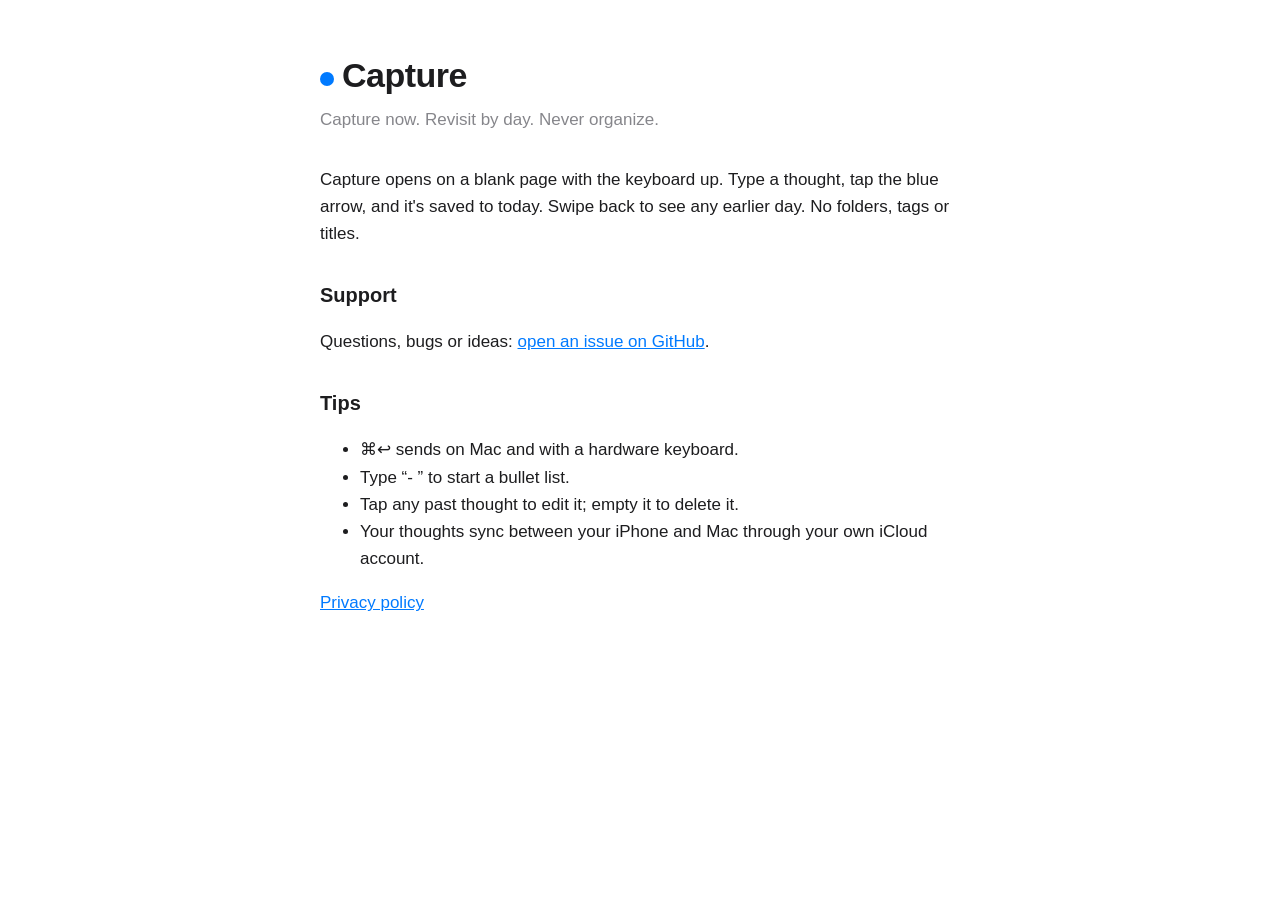
<file: index.html>
<!doctype html><html lang="en"><head><meta charset="utf-8"><meta name="viewport" content="width=device-width,initial-scale=1">
<title>Capture: Thought Inbox</title><link rel="stylesheet" href="style.css"></head><body>
<h1><span class="dot"></span>Capture</h1><p class="sub">Capture now. Revisit by day. Never organize.</p>
<p>Capture opens on a blank page with the keyboard up. Type a thought, tap the blue arrow, and it's saved to today. Swipe back to see any earlier day. No folders, tags or titles.</p>
<h2>Support</h2>
<p>Questions, bugs or ideas: <a href="https://github.com/scionsleet/capture-app/issues">open an issue on GitHub</a>.</p>
<h2>Tips</h2>
<ul><li>⌘↩ sends on Mac and with a hardware keyboard.</li><li>Type “- ” to start a bullet list.</li><li>Tap any past thought to edit it; empty it to delete it.</li><li>Your thoughts sync between your iPhone and Mac through your own iCloud account.</li></ul>
<p><a href="privacy.html">Privacy policy</a></p>
</body></html>
</file>
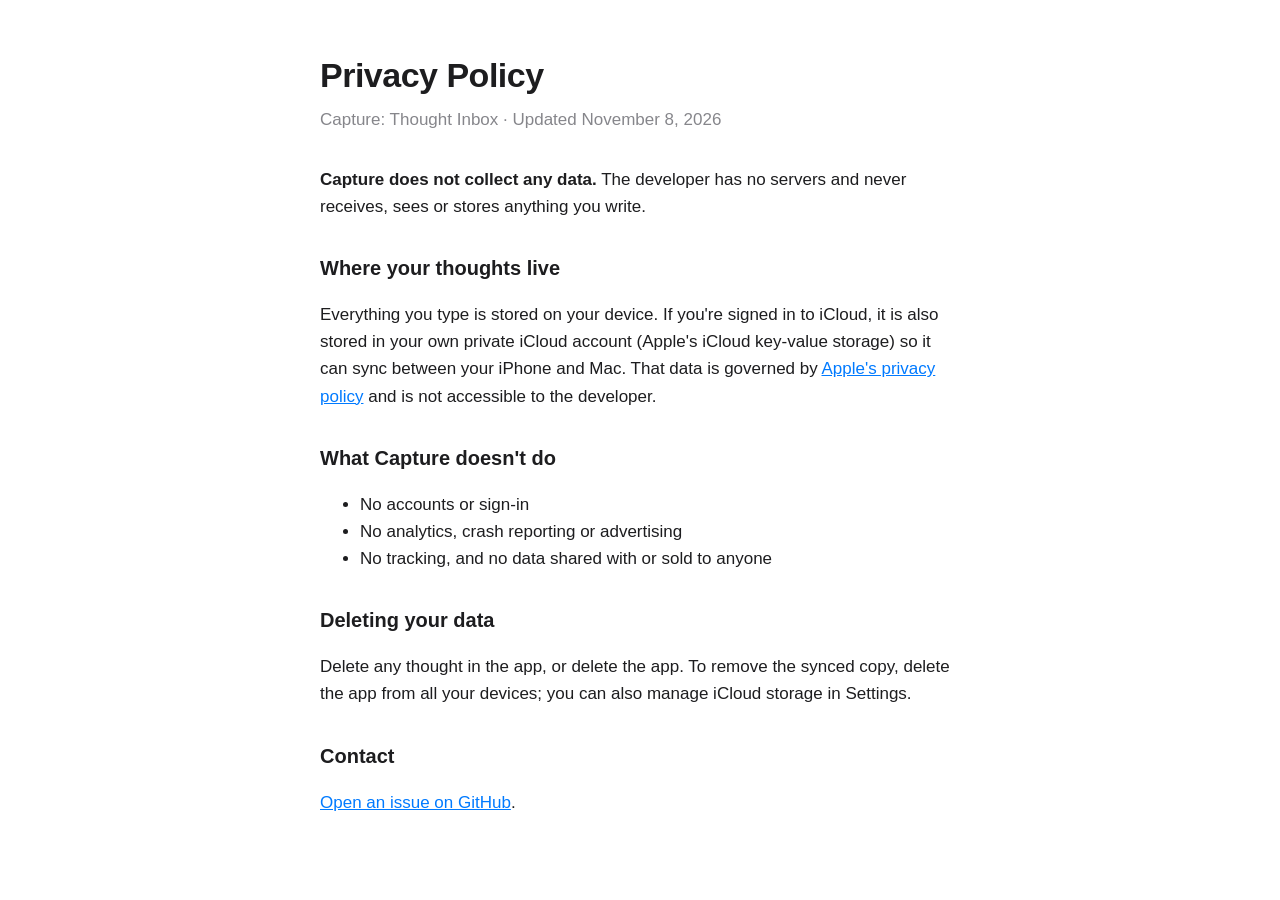
<file: privacy.html>
<!doctype html><html lang="en"><head><meta charset="utf-8"><meta name="viewport" content="width=device-width,initial-scale=1">
<title>Capture Privacy Policy</title><link rel="stylesheet" href="style.css"></head><body>
<h1>Privacy Policy</h1><p class="sub">Capture: Thought Inbox · Updated November 8, 2026</p>
<p><strong>Capture does not collect any data.</strong> The developer has no servers and never receives, sees or stores anything you write.</p>
<h2>Where your thoughts live</h2>
<p>Everything you type is stored on your device. If you're signed in to iCloud, it is also stored in your own private iCloud account (Apple's iCloud key-value storage) so it can sync between your iPhone and Mac. That data is governed by <a href="https://www.apple.com/legal/privacy/">Apple's privacy policy</a> and is not accessible to the developer.</p>
<h2>What Capture doesn't do</h2>
<ul><li>No accounts or sign-in</li><li>No analytics, crash reporting or advertising</li><li>No tracking, and no data shared with or sold to anyone</li></ul>
<h2>Deleting your data</h2>
<p>Delete any thought in the app, or delete the app. To remove the synced copy, delete the app from all your devices; you can also manage iCloud storage in Settings.</p>
<h2>Contact</h2>
<p><a href="https://github.com/scionsleet/capture-app/issues">Open an issue on GitHub</a>.</p>
</body></html>
</file>
<file: style.css>
:root{color-scheme:light dark}
body{font:17px/1.6 -apple-system,BlinkMacSystemFont,"Helvetica Neue",sans-serif;max-width:640px;margin:0 auto;padding:48px 20px;color:#1d1d1f;background:#fff}
@media (prefers-color-scheme:dark){body{color:#f5f5f7;background:#000}a{color:#4da3ff}}
h1{font-size:34px;letter-spacing:-.5px;margin:0 0 4px}h2{font-size:20px;margin-top:32px}
.sub{color:#86868b;margin:0 0 32px}a{color:#007aff}
.dot{display:inline-block;width:14px;height:14px;border-radius:50%;background:#007aff;margin-right:8px;vertical-align:1px}
</file>
